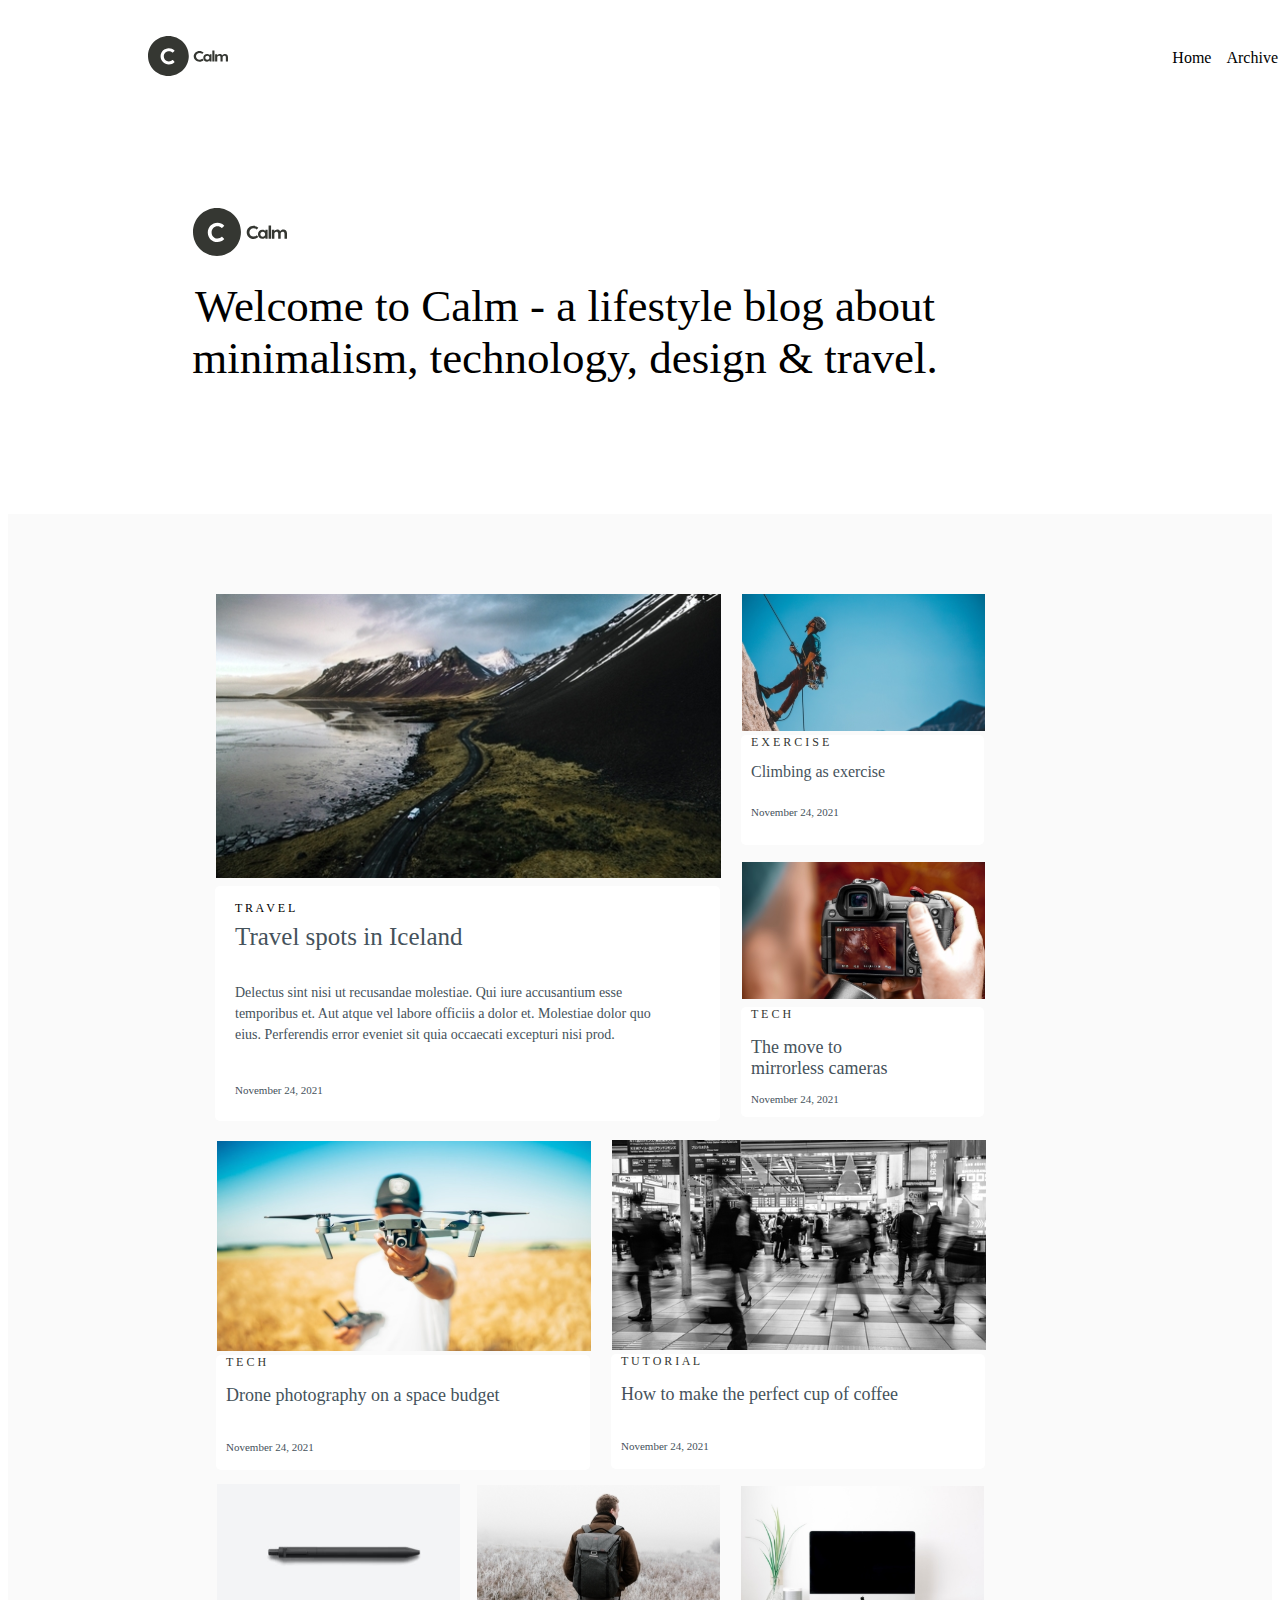
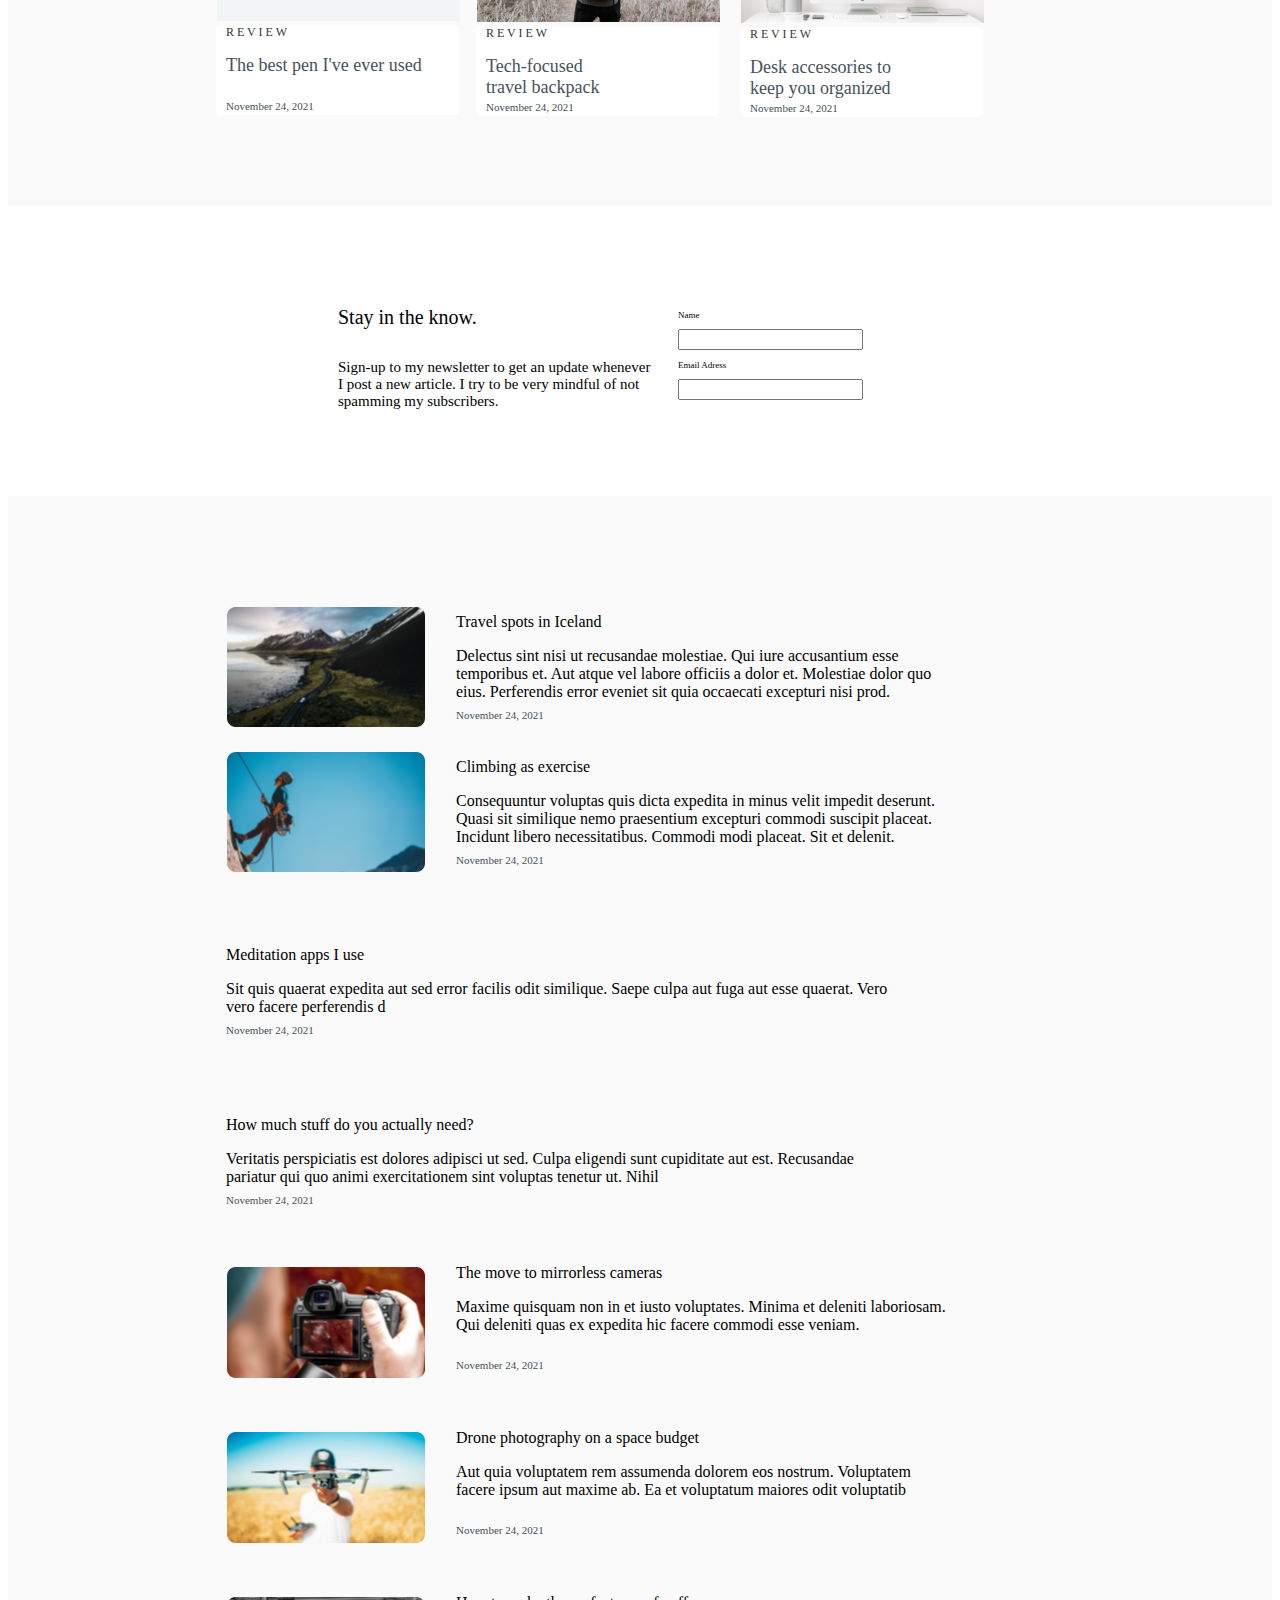
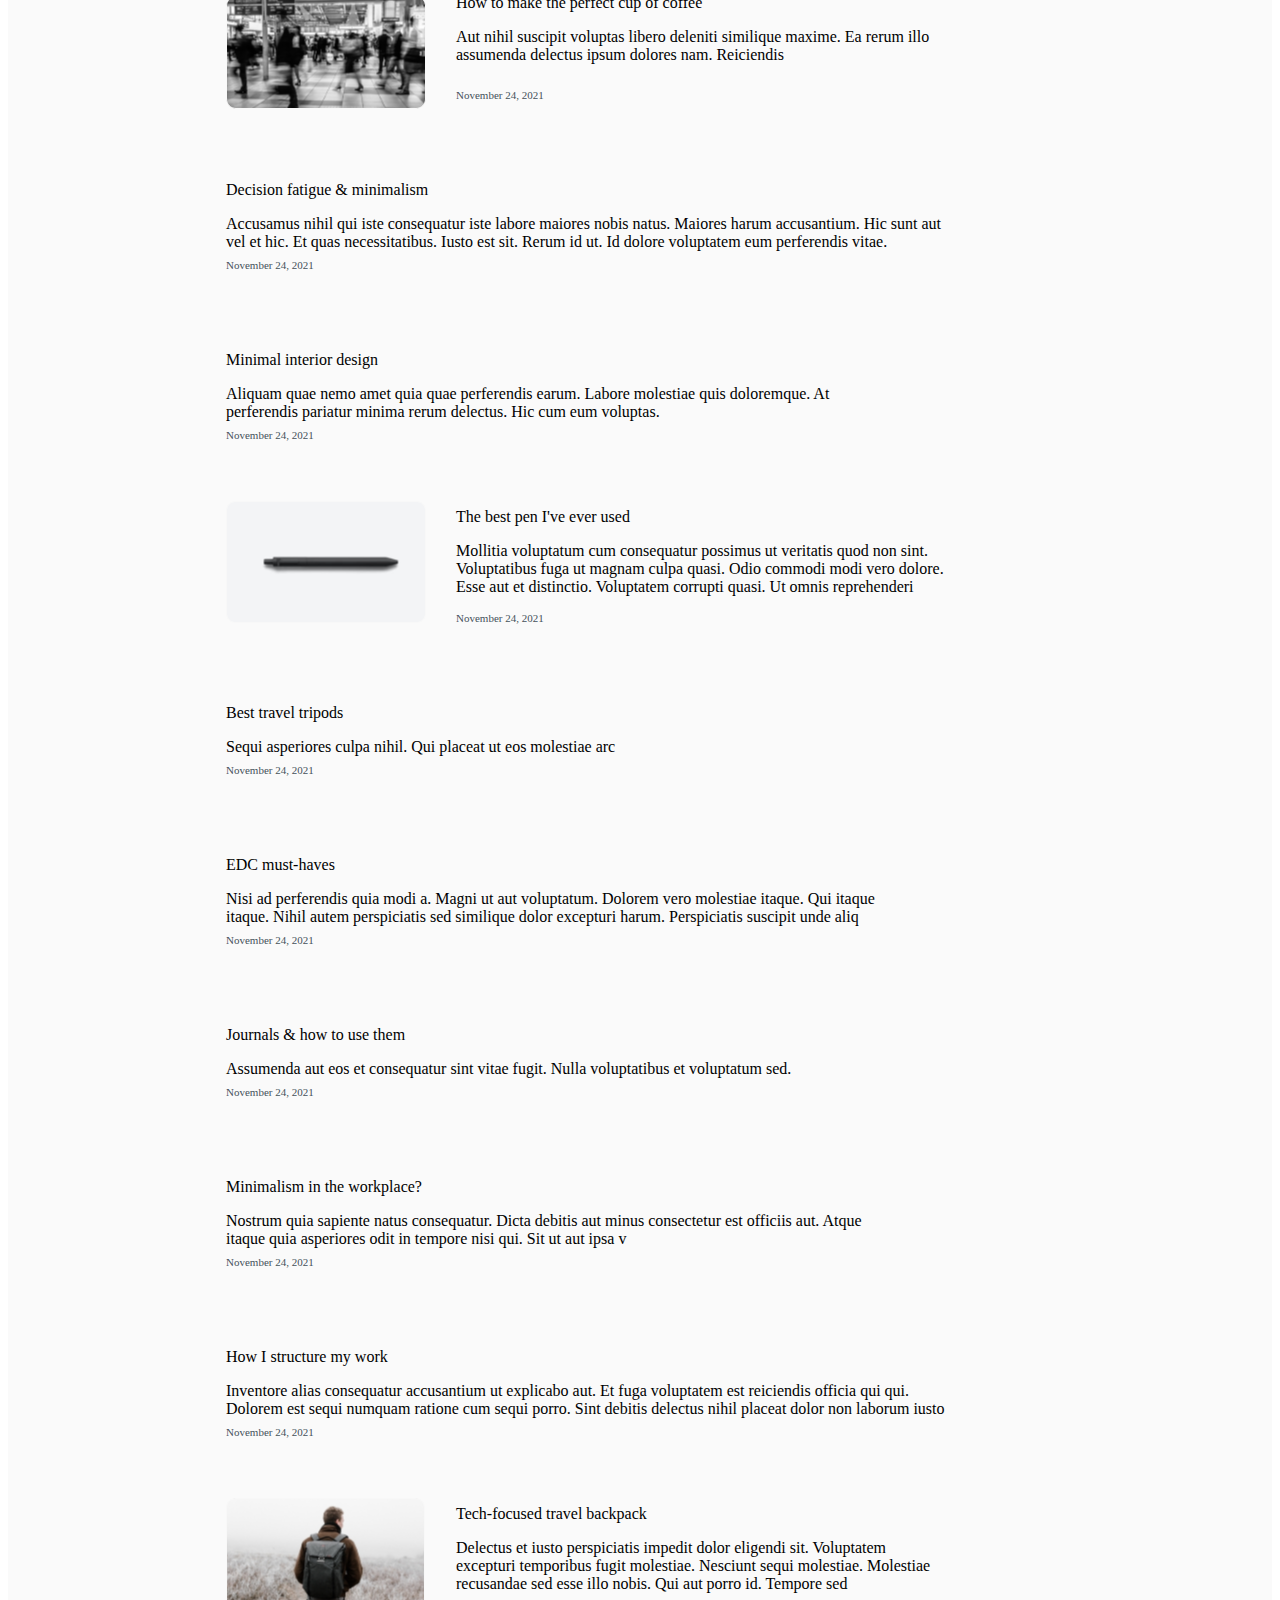
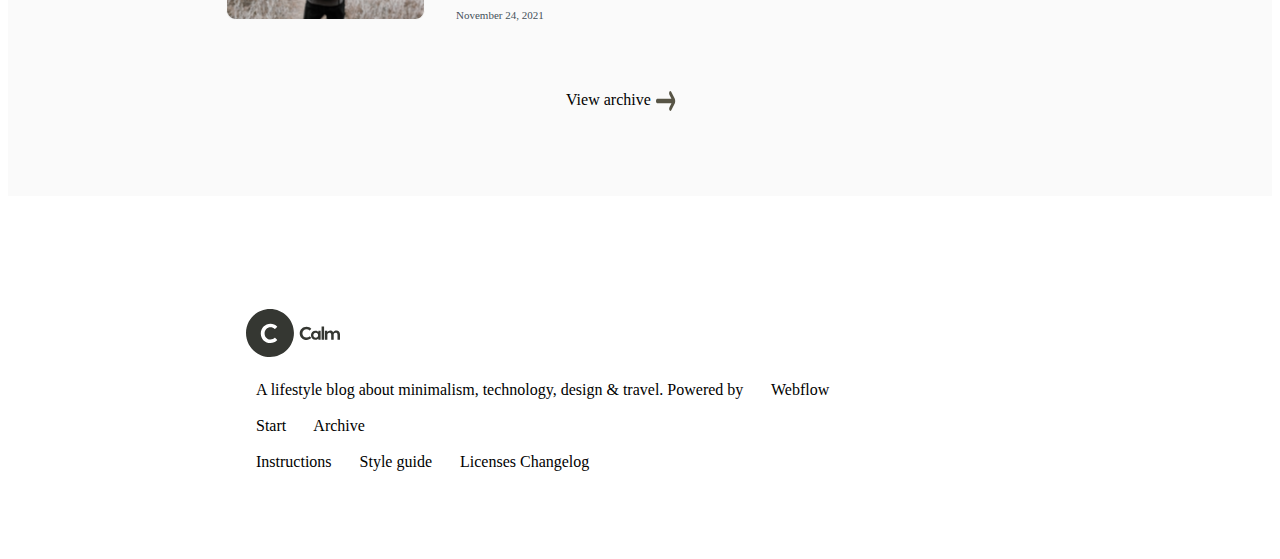
<file: Calm/index.html>
<!DOCTYPE html>
<html lang="ru">
<head>
    <meta charset="UTF-8">
    <meta name="viewport" content="width=device-width, initial-scale=1.0">
    <title>Calm</title>
    <link rel="stylesheet" href="style.css">
</head>
<body>
    <header>
       <div class="cont">
        <div class="logo">
            <img src="images/Logo.svg" alt="Логотип">
        </div>
        <nav>
            <ul>
                <li><a href="#" class="nav-link">Home</a></li>
                <li><a href="#" class="nav-link">Archive</a></li>
                <li><a href="#" class="nav-link">About</a></li>
            </ul>
        </nav>
       </div>
    </header>
    <section class="main-section">
        <div class="section-content">
            <img src="images/Logo.svg" alt="Логотип секции">
            <h2>Welcome to Calm - a lifestyle blog about <br> minimalism, technology, design & travel. </h2>
        </div>
    </section>
    <section class="main-section2">
        <div class="main2">
        <div class="sec21gr">
            <div class="travel">
             <div class="travelimg">
                 <img src="./images/1.svg" alt="travel">
             </div>
             <div class="traveltxt"> 
                 <p class="headtravel"> <br> T R A V E L</p>
                 <p class="travh1">Travel spots in Iceland</p>
                 <p class="travh2">Delectus sint nisi ut recusandae molestiae. Qui iure accusantium esse <br>
                      temporibus et. Aut atque vel labore officiis a dolor et. Molestiae dolor quo <br>
                       eius. Perferendis error eveniet sit quia occaecati excepturi nisi prod.</p>
                 <p class="travdata">November 24, 2021</p>
             </div>
            </div>
            <div class="exertech">
         <div class="exercise">
             <div class="exerimg">
                 <img src="./images/2.svg" alt="exersice">
             </div>
             <div class="exertxt">
                 <p class="headexer">E X E R C I S E</p>
                 <p class="exerh1">Climbing as exercise</p>
                 <p class="exerdata">November 24, 2021</p>
             </div>
         </div>
         <div class="tech">
             <div class="techimg1">
                 <img src="./images/3.svg" alt="TECH">
             </div>
             <div class="techtxt1">
                 <p class="techhead">T E C H</p>
                 <p class="techh1">The move to <br>mirrorless cameras</p>
                 <p class="techdata">November 24, 2021</p>
             </div>
         </div>
         <div class="tech2">
            <div class="techimg2">
                <img src="./images/5.svg" alt="TECH2">
            </div>
            <div class="techtxt2">
                <p class="techhead2">T E C H</p>
                <p class="techh2">Drone photography on a space budget</p>
                <p class="techdata2">November 24, 2021</p>
            </div>
        </div>
        <div class="tut">
            <div class="tutimg">
                <img src="./images/4.svg" alt="TUTORIAL">
            </div>
            <div class="tuttxt">
                <p class="tuthead">T U T O R I A L</p>
                <p class="tuth1">How to make the perfect cup of coffee</p>
                <p class="tutdata">November 24, 2021</p>
            </div>
        </div>
        <div class="rev">
            <div class="revimg">
                <img src="./images/6.svg" alt="REVIEW">
            </div>
            <div class="revtxt">
                <p class="revhead">R E V I E W</p>
                <p class="revh1">The best pen I've ever used</p>
                <p class="revdata">November 24, 2021</p>
            </div>
        </div>
        <div class="rev2">
            <div class="rev2img">
                <img src="./images/7.svg" alt="REVIEW2">
            </div>
            <div class="rev2txt">
                <p class="rev2head">R E V I E W</p>
                <p class="rev2h1">Tech-focused <br> travel backpack</p>
                <p class="rev2data">November 24, 2021</p>
            </div>
        </div>
        <div class="rev3">
            <div class="rev3img">
                <img src="./images/8.svg" alt="REVIEW3">
            </div>
            <div class="rev3txt">
                <p class="rev3head">R E V I E W</p>
                <p class="rev3h1">Desk accessories to <br> keep you organized</p>
                <p class="rev3data">November 24, 2021</p>
            </div>
        </div>
    </section>
    
    <section class="main-section3">
        <div class="section-content3">
            <p class="text"> Stay in the know. </p>
                <p class="text2"> Sign-up to my newsletter to get an update whenever <br>
                I post a new article. I try to be very mindful of not <br>
                spamming my subscribers. </p>
        </div>
        <div class="input-container1">
            <label for="email"><p class="email">Email Adress</label></p>
            <input type="email" id="email" name="email" placeholder="">
        </div>
        <div class="input-container2">
            <label for="name"><p class="name">Name</label></p>
            <input type="name" id="name" name="name" placeholder="">
        </div>
    </section>

   <section class="main-section4">
        <div class="main2">
        <div class="sec21gr">
            <div class="trav1">
         <div class="trav11">
             <div class="img1">
                 <img src="./images/11.svg" alt="exersice">
             </div>
             <div class="trav111">
                <p class="trav1111">Travel spots in Iceland</p>
                <p class="trav11111">Delectus sint nisi ut recusandae molestiae. Qui iure accusantium esse <br>
                    temporibus et. Aut atque vel labore officiis a dolor et. Molestiae dolor quo <br>
                    eius. Perferendis error eveniet sit quia occaecati excepturi nisi prod.</p>
                <p class="travdata1">November 24, 2021</p>
             </div>
         </div>
         <div class="trav1">
            <div class="trav112">
                <div class="img1">
                    <img src="./images/12.svg" alt="exersice">
                </div>
                <div class="trav111">
                   <p class="trav1111">Climbing as exercise</p>
                   <p class="trav11111">Consequuntur voluptas quis dicta expedita in minus velit impedit deserunt.<br>
                     Quasi sit similique nemo praesentium excepturi commodi suscipit placeat. <br>
                      Incidunt libero necessitatibus. Commodi modi placeat. Sit et delenit.</p>
                   <p class="travdata1">November 24, 2021</p>
                </div>
                <div class="trav1">
                  <div class="trav113">
                        <div class="trav1113">
                           <p class="trav1111">Meditation apps I use</p>
                           <p class="trav11111">Sit quis quaerat expedita aut sed error facilis odit similique. Saepe culpa aut fuga aut esse quaerat. Vero <br>
                             vero facere perferendis d</p>
                           <p class="travdata1">November 24, 2021</p>
                        </div>
                        <div class="trav1">
                            <div class="trav113">
                                <div class="trav1113">
                                   <p class="trav1111">How much stuff do you actually need?</p>
                                   <p class="trav11111">Veritatis perspiciatis est dolores adipisci ut sed. Culpa eligendi sunt cupiditate aut est. Recusandae <br>
                                     pariatur qui quo animi exercitationem sint voluptas tenetur ut. Nihil</p>
                                   <p class="travdata1">November 24, 2021</p>
                                </div>
                                <div class="trav1">
                                    <div class="trav114">
                                        <div class="img1">
                                            <img src="./images/13.svg" alt="exersice">
                                        </div>
                                        <div class="trav111">
                                           <p class="trav1111">The move to mirrorless cameras</p>
                                           <p class="trav11111">Maxime quisquam non in et iusto voluptates. Minima et deleniti laboriosam. <br>
                                             Qui deleniti quas ex expedita hic facere commodi esse veniam.</p>
                                           <p class="travdata4">November 24, 2021</p>
                                        </div>
                                        <div class="trav1">
                                            <div class="trav114">
                                                <div class="img1">
                                                    <img src="./images/14.svg" alt="exersice">
                                                </div>
                                                <div class="trav111">
                                                   <p class="trav1111">Drone photography on a space budget</p>
                                                   <p class="trav11111">Aut quia voluptatem rem assumenda dolorem eos nostrum. Voluptatem <br>
                                                     facere ipsum aut maxime ab. Ea et voluptatum maiores odit voluptatib</p>
                                                   <p class="travdata4">November 24, 2021</p>
                                                </div>
                                                <div class="trav1">
                                                    <div class="trav114">
                                                        <div class="img1">
                                                            <img src="./images/15.svg" alt="exersice">
                                                        </div>
                                                        <div class="trav111">
                                                           <p class="trav1111">How to make the perfect cup of coffee</p>
                                                           <p class="trav11111">Aut nihil suscipit voluptas libero deleniti similique maxime. Ea rerum illo <br>
                                                             assumenda delectus ipsum dolores nam. Reiciendis</p>
                                                           <p class="travdata4">November 24, 2021</p>
                                                        </div>
                                                        <div class="trav113">
                                                            <div class="trav1113">
                                                               <p class="trav1111">Decision fatigue & minimalism</p>
                                                               <p class="trav11111">Accusamus nihil qui iste consequatur iste labore maiores nobis natus. Maiores harum accusantium. Hic sunt aut <br>
                                                                 vel et hic. Et quas necessitatibus. Iusto est sit. Rerum id ut. Id dolore voluptatem eum perferendis vitae.</p>
                                                               <p class="travdata1">November 24, 2021</p>
                                                            </div>
                                                            <div class="trav113">
                                                                <div class="trav1113">
                                                                   <p class="trav1111">Minimal interior design</p>
                                                                   <p class="trav11111">Aliquam quae nemo amet quia quae perferendis earum. Labore molestiae quis doloremque. At <br>
                                                                     perferendis pariatur minima rerum delectus. Hic cum eum voluptas.</p>
                                                                   <p class="travdata1">November 24, 2021</p>
                                                                </div>
                                                                <div class="trav114">
                                                                    <div class="img1">
                                                                        <img src="./images/16.svg" alt="exersice">
                                                                    </div>
                                                                    <div class="trav111">
                                                                       <p class="trav1111">The best pen I've ever used</p>
                                                                       <p class="trav11111">Mollitia voluptatum cum consequatur possimus ut veritatis quod non sint. <br>
                                                                         Voluptatibus fuga ut magnam culpa quasi. Odio commodi modi vero dolore. <br>
                                                                          Esse aut et distinctio. Voluptatem corrupti quasi. Ut omnis reprehenderi</p>
                                                                       <p class="travdata5">November 24, 2021</p>
                                                                    </div>
                                                                    <div class="trav113">
                                                                        <div class="trav1113">
                                                                           <p class="trav1111">Best travel tripods</p>
                                                                           <p class="trav11111">Sequi asperiores culpa nihil. Qui placeat ut eos molestiae arc</p>
                                                                           <p class="travdata1">November 24, 2021</p>
                                                                        </div>
                                                                        <div class="trav113">
                                                                            <div class="trav1113">
                                                                               <p class="trav1111">EDC must-haves</p>
                                                                               <p class="trav11111">Nisi ad perferendis quia modi a. Magni ut aut voluptatum. Dolorem vero molestiae itaque. Qui itaque <br>
                                                                                 itaque. Nihil autem perspiciatis sed similique dolor excepturi harum. Perspiciatis suscipit unde aliq</p>
                                                                               <p class="travdata1">November 24, 2021</p>
                                                                            </div>
                                                                            <div class="trav113">
                                                                                <div class="trav1113">
                                                                                   <p class="trav1111">Journals & how to use them</p>
                                                                                   <p class="trav11111">Assumenda aut eos et consequatur sint vitae fugit. Nulla voluptatibus et voluptatum sed.</p>
                                                                                   <p class="travdata1">November 24, 2021</p>
                                                                                </div>
                                                                                <div class="trav113">
                                                                                    <div class="trav1113">
                                                                                       <p class="trav1111">Minimalism in the workplace?</p>
                                                                                       <p class="trav11111">Nostrum quia sapiente natus consequatur. Dicta debitis aut minus consectetur est officiis aut. Atque <br>
                                                                                         itaque quia asperiores odit in tempore nisi qui. Sit ut aut ipsa v</p>
                                                                                       <p class="travdata1">November 24, 2021</p>
                                                                                    </div>
                                                                                    <div class="trav113">
                                                                                        <div class="trav1113">
                                                                                           <p class="trav1111">How I structure my work</p>
                                                                                           <p class="trav11111">Inventore alias consequatur accusantium ut explicabo aut. Et fuga voluptatem est reiciendis officia qui qui. <br>
                                                                                             Dolorem est sequi numquam ratione cum sequi porro. Sint debitis delectus nihil placeat dolor non laborum iusto</p>
                                                                                           <p class="travdata1">November 24, 2021</p>
                                                                                        </div>
                                                                                        <div class="trav114">
                                                                                            <div class="img1">
                                                                                                <img src="./images/17.svg" alt="exersice">
                                                                                            </div>
                                                                                            <div class="trav111">
                                                                                               <p class="trav1111">Tech-focused travel backpack</p>
                                                                                               <p class="trav11111">Delectus et iusto perspiciatis impedit dolor eligendi sit. Voluptatem <br>
                                                                                                 excepturi temporibus fugit molestiae. Nesciunt sequi molestiae. Molestiae <br> recusandae sed esse illo nobis. Qui aut porro id. Tempore sed</p>
                                                                                               <p class="travdata5">November 24, 2021</p>
                                                                                            </div>
                                                                                            <div class="trav114">
                                                                                                <div class="img2">
                                                                                                    <img src="./images/Strelka.svg" alt="exersice">
                                                                                                </div>
                                                                                                <div class="trav116">
                                                                                                   <p class="trav1111">View archive</p>
                                                                                                </div>
                                                                                                <footer>
                                                                                                    <div class="foot">
                                                                                                     <div class="logofoot">
                                                                                                         <img src="images/Logo.svg" alt="Логотип">
                                                                                                     </div>
                                                                                                     <div class="trav117">
                                                                                                        <p class="trav1111">
                                                                                                        A lifestyle blog about minimalism, technology, design & travel. Powered  by &nbsp &nbsp &nbsp Webflow <br> <br>
                                                                                                        Start &nbsp &nbsp &nbsp Archive <br> <br>
                                                                                                        Instructions &nbsp &nbsp &nbsp Style guide &nbsp &nbsp &nbsp Licenses Changelog</p>
                                                                                                     </div>
                                                                                                </footer>
    </section>
    </body>
    </html>
</file>
<file: Calm/style.css>
header {
    display: flex;
    justify-content: center;
    align-items: center;
    padding: 10px 20px;
    background-color: #ffffff;
    width: 1440px;
    height: 80px;
}

.cont{
    width: 1200px;
    height: 80px; 
    display: flex;
    justify-content: space-between;
    align-items: center;
}

.logo img {
    max-width: 80px;
}

nav ul {
    list-style: none;
    display: flex;
}

nav ul li {
    margin-right: 10px;
}


.nav-link{
    text-decoration: none;
    color: black;
    margin-right: 5px;
}
.section-content{
    margin-bottom: 130px;
    text-align: center;
}
.section-content img{
    max-width: 100px;
    margin-top: 100px;
    margin-right: 800px;
}
.section-content h2{
    font-weight:normal;
    font-size: 45px;
    margin-top: 20px;
    margin-right: 150px;
}
.section-content2 h3{
    font-weight: normal;
    margin-left: 300px;
}
.section-content2 img{
    margin: auto;
    display: block;
    margin-top: 250px;
    margin-left: 300px;
}
.main-section2{
    background-color:#fafafa;
    top: 438px;
    height: 1292px;
}

.sec2 {
    width: 1440px;
    height: 1392px;
}

.sec2main {
    width: 768px;
    height: 1200px;
    margin: 0 auto;
}

.sec21gr {
    display: flex;
}

.exertech {
    margin-left: 4px;
}

/* sec2 TRAVEL */

.travel{
    margin-right: 15px;
    margin-left: -40px;
}

.travelimg {
    width: 507px;
    height: 553;
    margin-top: 80px;
}

.headtravel {
    font-family: "Poppins";
    font-size: 12px;
    height: 12px;
    margin-left: 20px;
}

.traveltxt {
    margin-left: -1px;
    margin-top: -8px;
    width: 505px;
    height: 235px;
    background: #ffffff;
    border-radius: 5px;
}

.travh1 {
    margin-left: 20px;
    font-family: "Palatino";
    font-size: 34px;
    color: #45525B;
    height: 34px;
    font-size: 25px;
}

.travh2 {
    margin-left: 20px;
    height: 68px;
    color: #45525B;
    font-family: "Georgia";
    line-height: 1.5;
    width: 500px;
    font-size: 14px;
}

.travdata {
    margin-left: 20px;
    font-family: "Georgia";
    font-size: 11px;
    padding-top: 20px;
    color: #45525B;
}


/* SEC2 EXERCISE */

.exercise {
    width: 245px;
    height: 258px;
}

.exerimg {
    width: 243px;
    height: 137px;
    margin-top: 80px;
}

.exertxt {
    margin-left: -1px;
    margin-top: -8px;
    width: 243px;
    height: 110px;
    background: #ffffff;
    border-radius: 5px;
}

.headexer {
    margin-left: 10px;
    color: #353732;
    font-family: "Poppins";
    height: 12px;
    font-size: 12px;
}

.exerh1 {
    margin-left: 10px;
    color: #45525B;
    font-family: "Palatino";
    font-size: 16px;
    height: 22px;
}

.exerdata {
    margin-left: 10px;
    font-family: "Georgia";
    font-size: 11px;
    padding-top: 5px;
    color: #45525B;
}

/* SEC2 TECH */

.tech {
    width: 245px;
    height: 249px;
    margin-top: 10px;
}

.techimg {
    width: 243px;
    height: 137px;
}

.techtxt1 {
    margin-left: -1px;
    margin-top: -8px;
    width: 243px;
    height: 110px;
    background: #ffffff;
    border-radius: 5px;
}

.techhead {
    color: #353732;
    font-family: "Poppins";
    height: 12px;
    font-size: 12px;
    margin-left: 10px;
}

.techh1 {
    color: #45525B;
    font-family: "Palatino";
    font-size: 18px;
    height: 22px;
    margin-left: 10px;
}

.techdata {
    font-family: "Georgia";
    font-size: 11px;
    color: #45525B;
    padding-top: 16px;
    margin-left: 10px;
}
.main2{
    margin: 0 auto;
    width: 768px;
    height: 1192px; ;
}
.exertech1{
    width: 373px;
    height: 332px;
    margin-top: 40px;
}
.headexer1{
    color: #353732;
    font-family: "Poppins";
    height: 12px;
    font-size: 12px;
}
.exerh11{
    color: #45525B;
    font-family: "Palatino";
    font-size: 18px;
    height: 22px;
}
.exerdata1{
    font-family: "Georgia";
    font-size: 11px;
    color: #45525B;
    padding-top: 16px;
}

/*Sec 2 Tech2*/

.tech2{
    margin-left: -525px;
    margin-top: 30px;
}
.techimg2{
    width: 374px;
    height: 210px;
}
.techtxt2{
    margin-left: -1px;
    margin-top: -8px;
    width: 374px;
    height: 115px;
    background: #ffffff;
    border-radius: 5px;
}
.techhead2 {
    color: #353732;
    font-family: "Poppins";
    height: 12px;
    font-size: 12px;
    margin-left: 10px;
}
.techh2 {
    color: #45525B;
    font-family: "Palatino";
    font-size: 18px;
    height: 22px;
    margin-left: 10px;
}

.techdata2 {
    font-family: "Georgia";
    font-size: 11px;
    color: #45525B;
    padding-top: 16px;
    margin-left: 10px;
}

/*Sec 2 Tutorial*/

.tut{
    margin-top: -330px;
    margin-left: -130px;
}
.tutimg{
    width: 374px;
    height: 210px;
}
.tuttxt{
    margin-left: -1px;
    margin-top: -8px;
    width: 374px;
    height: 115px;
    background: #ffffff;
    border-radius: 5px;
}
.tuthead{
    color: #353732;
    font-family: "Poppins";
    height: 12px;
    font-size: 12px;
    margin-left: 10px;
}
.tuth1{
    color: #45525B;
    font-family: "Palatino";
    font-size: 18px;
    height: 22px;
    margin-left: 10px;
}
.tutdata{
    font-family: "Georgia";
    font-size: 11px;
    color: #45525B;
    padding-top: 16px;
    margin-left: 10px;
}

/*Sec 2 Review 1*/

.rev{
    margin-top: 15px;
    margin-left: -525px;
}
.revimg{
    width: 243px;
    height: 137px;
}
.revtxt{
    margin-left: -1px;
    margin-top: -8px;
    width: 243px;
    height: 90px;
    background: #ffffff;
    border-radius: 5px;
}
.revhead{
    color: #353732;
    font-family: "Poppins";
    height: 12px;
    font-size: 12px;
    margin-left: 10px;
}
.revh1{
    color: #45525B;
    font-family: "Palatino";
    font-size: 18px;
    height: 22px;
    margin-left: 10px;
}
.revdata{
    font-family: "Georgia";
    font-size: 11px;
    color: #45525B;
    padding-top: 5px;
    margin-left: 10px;
}

/*Sec 2 Review 2*/

.rev2{
    margin-top: -230px;
    margin-left: -265px;
}
.rev2img{
    width: 243px;
    height: 137px;
}
.rev2txt{
    margin-left: -1px;
    margin-top: -8px;
    width: 243px;
    height: 90px;
    background: #ffffff;
    border-radius: 5px;
}
.rev2head{
    color: #353732;
    font-family: "Poppins";
    height: 12px;
    font-size: 12px;
    margin-left: 10px;
}
.rev2h1{
    color: #45525B;
    font-family: "Palatino";
    font-size: 18px;
    height: 22px;
    margin-left: 10px;
}
.rev2data{
    font-family: "Georgia";
    font-size: 11px;
    color: #45525B;
    padding-top: 5px;
    margin-left: 10px;
}

/*Sec 2 Review 3*/

.rev3{
    margin-top: -230px;
    margin-left: -1px;
}
.rev3img{
    width: 243px;
    height: 137px;
}
.rev3txt{
    margin-left: -1px;
    margin-top: -8px;
    width: 243px;
    height: 90px;
    background: #ffffff;
    border-radius: 5px;
}
.rev3head{
    color: #353732;
    font-family: "Poppins";
    height: 12px;
    font-size: 12px;
    margin-left: 10px;
}
.rev3h1{
    color: #45525B;
    font-family: "Palatino";
    font-size: 18px;
    height: 22px;
    margin-left: 10px;
}
.rev3data{
    font-family: "Georgia";
    font-size: 11px;
    color: #45525B;
    padding-top: 5px;
    margin-left: 10px;
}

/*Sec 3*/

.main-section3{
    width: 1440px;
    height: 80px;
}

.text{
    margin-top: 100px;
    margin-left: 330px;
    color: #000000;
    font-size: 20px;
}
.text2{
    margin-top: 30px;
    margin-left: 330px;
    color: #000000;
    font-size: 15px;
}
.input-container1{
    margin-left: 670px;
    margin-top: -65px;
}
.input-container2{
    margin-left: 670px;
    margin-top: -90px;
}
.name{
    margin-top: -40px;
    font-size: 9px;
}
.email{
    margin-top: -40px;
    font-size: 9px;
}

/*Sec 4*/

.main-section4{
    background: #fafafa;
    margin-top: 110px;
    height: 2900px;
}
.img1{
    margin-top: 110px;
    margin-left: -30px;
}
.trav111{
    margin-left: 200px;
    margin-top: -135px;
}
.travdata1{
    font-family: "Georgia";
    font-size: 11px;
    color: #45525B;
    margin-top: -8px;
}
.trav112{
    margin-top: -80px;
}
.trav113{
    margin-top: 190px;
    margin-right: -100px;
}
.trav1113{
    margin-left: -30px;
    margin-top: -110px;
}
.trav114{
    margin-top: -50px;
}
.travdata4{
    margin-top: 25px;
    font-family: "Georgia";
    font-size: 11px;
    color: #45525B;
}
.travdata5{
    margin-top: 15px;
    font-family: "Georgia";
    font-size: 11px;
    color: #45525B;
}
.trav116{
    margin-top: -40px;
    margin-left: 310px;
}
.img2{
    margin-left: 400px;
    margin-top: 120px;
}

/*Footer*/

.foot{
    background: #ffffff;
    margin-left: -560px;
    margin-top: 100px;
    width: 1440px;
    height: 350px;
}
.logofoot img{
    margin-top: 100px;
    margin-left: 550px;
}
.trav117{
    margin-top: 20px;
    margin-left: 560px;
}
</file>
